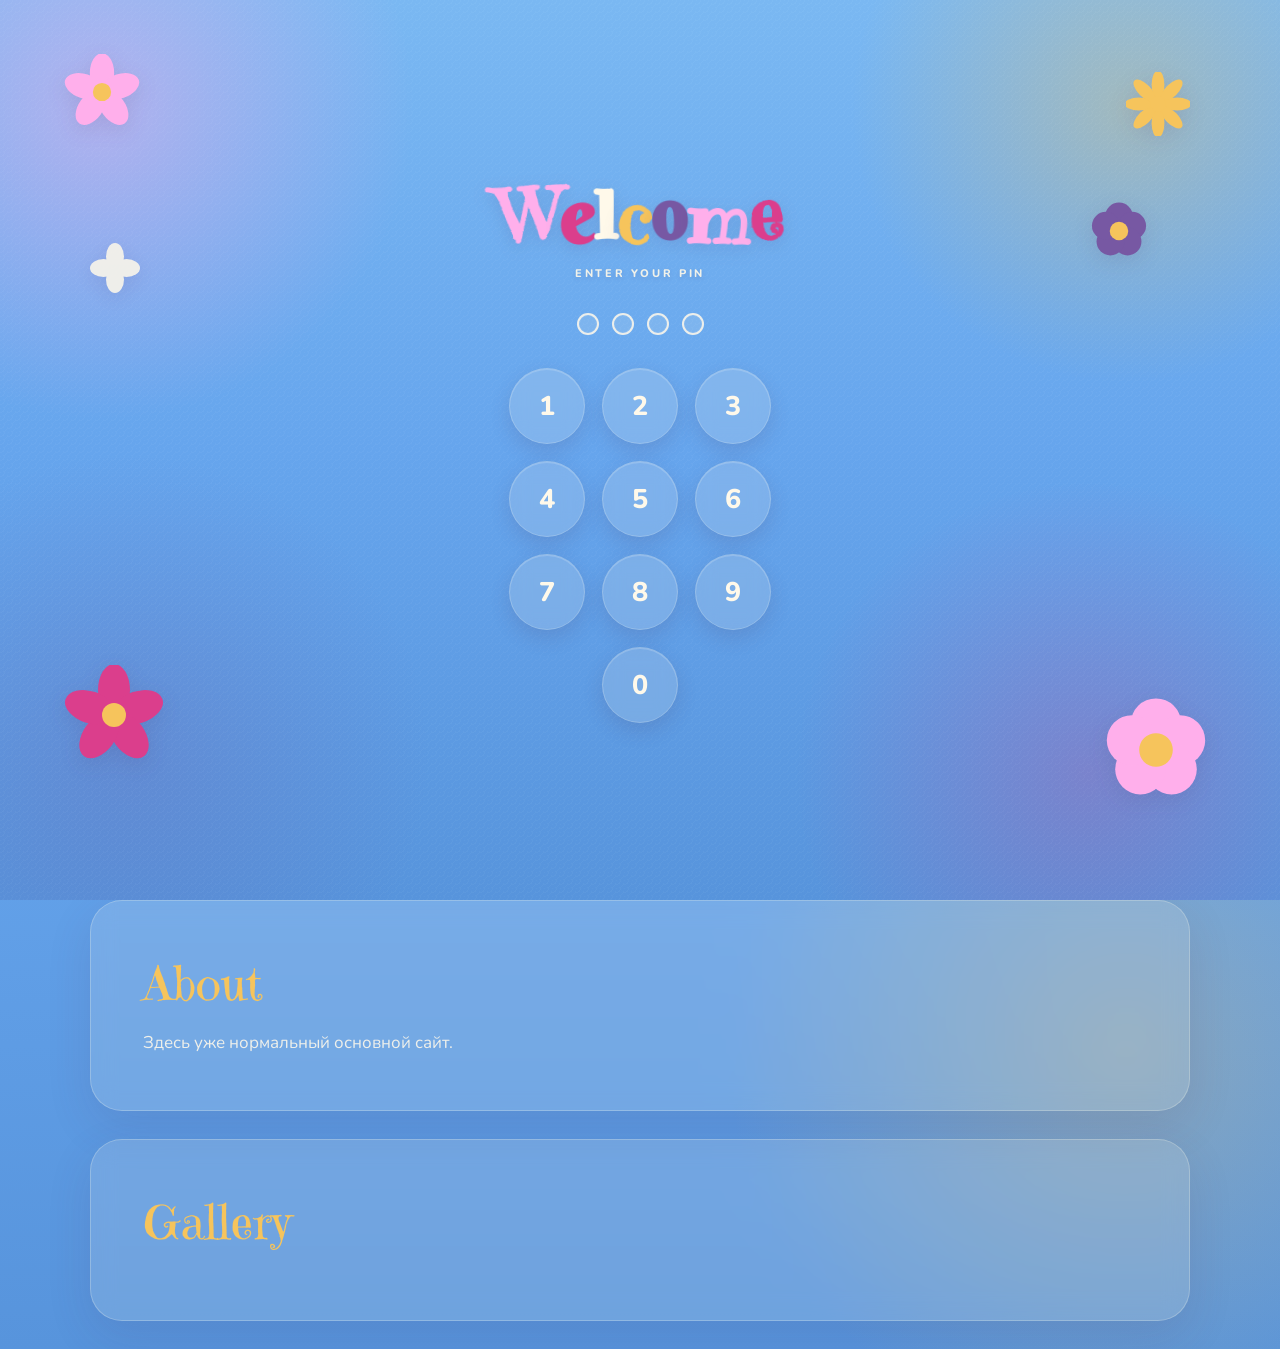
<file: index.html>
<!DOCTYPE html>
<html lang="ru">

<head>
  <meta charset="UTF-8">

  <meta
    name="viewport"
    content="width=device-width, initial-scale=1.0, viewport-fit=cover"
  >

  <meta
    name="theme-color"
    content="#66A5ED"
  >

  <title>Welcome</title>

  <link
    rel="stylesheet"
    href="css/lock.css"
  >

  <link
    rel="stylesheet"
    href="css/main.css"
  >
</head>


<body class="locked">

  <!-- =====================================================
       SVG SPRITE
       ===================================================== -->

  <svg
    aria-hidden="true"
    style="
      position: absolute;
      width: 0;
      height: 0;
      overflow: hidden;
    "
  >

    <symbol
      id="flower-soft"
      viewBox="0 0 100 100"
    >
      <g fill="currentColor">

        <ellipse
          cx="50"
          cy="25"
          rx="16"
          ry="26"
        />

        <ellipse
          cx="50"
          cy="25"
          rx="16"
          ry="26"
          transform="rotate(72 50 50)"
        />

        <ellipse
          cx="50"
          cy="25"
          rx="16"
          ry="26"
          transform="rotate(144 50 50)"
        />

        <ellipse
          cx="50"
          cy="25"
          rx="16"
          ry="26"
          transform="rotate(216 50 50)"
        />

        <ellipse
          cx="50"
          cy="25"
          rx="16"
          ry="26"
          transform="rotate(288 50 50)"
        />

      </g>

      <circle
        cx="50"
        cy="50"
        r="12"
        fill="#F6C45C"
      />
    </symbol>


    <symbol
      id="flower-daisy"
      viewBox="0 0 100 100"
    >

      <g fill="currentColor">

        <ellipse cx="50" cy="20" rx="10" ry="22"/>

        <ellipse
          cx="50"
          cy="20"
          rx="10"
          ry="22"
          transform="rotate(45 50 50)"
        />

        <ellipse
          cx="50"
          cy="20"
          rx="10"
          ry="22"
          transform="rotate(90 50 50)"
        />

        <ellipse
          cx="50"
          cy="20"
          rx="10"
          ry="22"
          transform="rotate(135 50 50)"
        />

        <ellipse
          cx="50"
          cy="20"
          rx="10"
          ry="22"
          transform="rotate(180 50 50)"
        />

        <ellipse
          cx="50"
          cy="20"
          rx="10"
          ry="22"
          transform="rotate(225 50 50)"
        />

        <ellipse
          cx="50"
          cy="20"
          rx="10"
          ry="22"
          transform="rotate(270 50 50)"
        />

        <ellipse
          cx="50"
          cy="20"
          rx="10"
          ry="22"
          transform="rotate(315 50 50)"
        />

      </g>

      <circle
        cx="50"
        cy="50"
        r="12"
        fill="#F6C45C"
      />

    </symbol>


    <symbol
      id="flower-four"
      viewBox="0 0 100 100"
    >

      <g fill="currentColor">

        <ellipse cx="50" cy="27" rx="18" ry="27"/>
        <ellipse cx="73" cy="50" rx="27" ry="18"/>
        <ellipse cx="50" cy="73" rx="18" ry="27"/>
        <ellipse cx="27" cy="50" rx="27" ry="18"/>

      </g>

      <circle
        cx="50"
        cy="50"
        r="11"
        fill="#FFF9EA"
      />

    </symbol>


    <symbol
      id="flower-bloom"
      viewBox="0 0 100 100"
    >

      <g fill="currentColor">

        <circle cx="50" cy="28" r="21"/>
        <circle cx="70" cy="42" r="21"/>
        <circle cx="63" cy="66" r="21"/>
        <circle cx="37" cy="66" r="21"/>
        <circle cx="30" cy="42" r="21"/>

      </g>

      <circle
        cx="50"
        cy="50"
        r="14"
        fill="#F6C45C"
      />

    </symbol>

  </svg>


  <!-- =====================================================
       СЛОЙ 1

       Сюда JS загрузит pages/main.html
       ===================================================== -->

  <main
    id="app"
    class="site-layer"
  ></main>


  <!-- =====================================================
       СЛОЙ 2
       LOCK SCREEN
       ===================================================== -->

  <section
    class="lock-screen"
    id="lockScreen"
  >

    <div class="decor decor-1">
      <svg class="flower-icon">
        <use href="#flower-soft"></use>
      </svg>
    </div>

    <div class="decor decor-2">
      <svg class="flower-icon">
        <use href="#flower-daisy"></use>
      </svg>
    </div>

    <div class="decor decor-3">
      <svg class="flower-icon">
        <use href="#flower-four"></use>
      </svg>
    </div>

    <div class="decor decor-4">
      <svg class="flower-icon">
        <use href="#flower-bloom"></use>
      </svg>
    </div>

    <div class="decor decor-5">
      <svg class="flower-icon">
        <use href="#flower-soft"></use>
      </svg>
    </div>

    <div class="decor decor-6">
      <svg class="flower-icon">
        <use href="#flower-bloom"></use>
      </svg>
    </div>


    <div class="lock-panel">

      <h1
        class="lock-title"
        aria-label="Welcome"
      >

        <span class="letter l1">W</span>
        <span class="letter l2">e</span>
        <span class="letter l3">l</span>
        <span class="letter l4">c</span>
        <span class="letter l5">o</span>
        <span class="letter l6">m</span>
        <span class="letter l7">e</span>

      </h1>


      <p class="lock-subtitle">
        enter your pin
      </p>


      <div
        class="pin-dots"
        id="pinDots"
      >

        <div class="dot"></div>
        <div class="dot"></div>
        <div class="dot"></div>
        <div class="dot"></div>

      </div>


      <div class="pin-pad">

        <button class="pin-btn" data-value="1">1</button>
        <button class="pin-btn" data-value="2">2</button>
        <button class="pin-btn" data-value="3">3</button>

        <button class="pin-btn" data-value="4">4</button>
        <button class="pin-btn" data-value="5">5</button>
        <button class="pin-btn" data-value="6">6</button>

        <button class="pin-btn" data-value="7">7</button>
        <button class="pin-btn" data-value="8">8</button>
        <button class="pin-btn" data-value="9">9</button>

        <button class="pin-btn" data-value="0">0</button>

      </div>

    </div>

  </section>


  <!-- =====================================================
       СЛОЙ 3
       TRANSITION
       ===================================================== -->

  <div
    class="floral-transition"
    id="floralTransition"
  >

    <svg class="transition-flower tf1">
      <use href="#flower-bloom"></use>
    </svg>

    <svg class="transition-flower tf2">
      <use href="#flower-daisy"></use>
    </svg>

    <svg class="transition-flower tf3">
      <use href="#flower-soft"></use>
    </svg>

    <svg class="transition-flower tf4">
      <use href="#flower-bloom"></use>
    </svg>

    <svg class="transition-flower tf5">
      <use href="#flower-four"></use>
    </svg>

    <svg class="transition-flower tf6">
      <use href="#flower-soft"></use>
    </svg>

    <svg class="transition-flower tf7">
      <use href="#flower-daisy"></use>
    </svg>

    <svg class="transition-flower tf8">
      <use href="#flower-four"></use>
    </svg>

  </div>


  <script
    type="module"
    src="js/lock.js"
  ></script>

</body>
</html>
</file>
<file: css/lock.css>
@import url("https://fonts.googleapis.com/css2?family=Berkshire+Swash&family=Emilys+Candy&family=Nunito:wght@500;600;700;800&family=Ribeye&display=swap");

:root {
  --lavender-violet: #7758A3;
  --ruddy-blue: #66A5ED;
  --ruddy-blue-light: #80BAF3;
  --ruddy-blue-dark: #5794DC;

  --honey-gold: #F6C45C;
  --lavender-rose: #FFAFEB;
  --deep-cerise: #DB3E8C;

  --cream: #FFF9EA;
  --cream-soft: rgba(255, 249, 234, 0.78);
  --purple-deep: #49345F;

  --shadow-soft:
    0 16px 45px rgba(73, 52, 95, 0.16);

  --shadow-button:
    0 8px 20px rgba(73, 52, 95, 0.15);

  --ease-out:
    cubic-bezier(0.22, 1, 0.36, 1);
}


/* =========================================================
   GLOBAL
   ========================================================= */

*,
*::before,
*::after {
  box-sizing: border-box;
}

html,
body {
  margin: 0;
  padding: 0;

  width: 100%;
  min-height: 100%;

  font-family: "Nunito", sans-serif;
}

html {
  background: var(--ruddy-blue);
}

body {
  min-height: 100dvh;

  color: var(--cream);

  background:
    linear-gradient(
      180deg,
      var(--ruddy-blue-light) 0%,
      var(--ruddy-blue) 50%,
      var(--ruddy-blue-dark) 100%
    );
}

body.locked {
  overflow: hidden;
}

button {
  font: inherit;
}

.site-layer {
  position: relative;
  z-index: 1;

  min-height: 100dvh;
}


/* =========================================================
   LOCK SCREEN
   ========================================================= */

.lock-screen {
  position: fixed;
  inset: 0;

  z-index: 10;

  display: flex;
  align-items: center;
  justify-content: center;

  padding:
    max(18px, env(safe-area-inset-top))
    max(18px, env(safe-area-inset-right))
    max(18px, env(safe-area-inset-bottom))
    max(18px, env(safe-area-inset-left));

  overflow: hidden;

  isolation: isolate;

  background:
    radial-gradient(
      circle at 8% 12%,
      rgba(255, 175, 235, 0.44),
      transparent 22%
    ),

    radial-gradient(
      circle at 88% 12%,
      rgba(246, 196, 92, 0.34),
      transparent 20%
    ),

    radial-gradient(
      circle at 85% 86%,
      rgba(219, 62, 140, 0.24),
      transparent 22%
    ),

    radial-gradient(
      circle at 10% 84%,
      rgba(119, 88, 163, 0.22),
      transparent 22%
    ),

    linear-gradient(
      180deg,
      #7AB8F2 0%,
      var(--ruddy-blue) 50%,
      var(--ruddy-blue-dark) 100%
    );
}


/* Лёгкая текстура */

.lock-screen::before {
  content: "";

  position: absolute;
  inset: 0;

  z-index: -1;

  pointer-events: none;

  opacity: 0.08;

  background-image:
    repeating-radial-gradient(
      circle at 0 0,
      #ffffff 0,
      #ffffff 1px,
      transparent 1px,
      transparent 4px
    );

  background-size: 8px 8px;

  mix-blend-mode: soft-light;
}


/* =========================================================
   LOCK PANEL
   ========================================================= */

.lock-panel {
  position: relative;

  z-index: 5;

  width: min(440px, 100%);

  padding: 24px 16px;

  text-align: center;
}


/* =========================================================
   TITLE
   ========================================================= */

.lock-title {
  margin: 0;

  display: flex;
  justify-content: center;
  align-items: baseline;

  line-height: 0.95;

  white-space: nowrap;

  user-select: none;
}

.letter {
  display: inline-block;

  margin-inline: -0.005em;

  line-height: 1;

  filter:
    drop-shadow(
      0 5px 8px
      rgba(73, 52, 95, 0.14)
    );
}

.l1,
.l4,
.l7 {
  font-family: "Emilys Candy", serif;
}

.l2,
.l5 {
  font-family: "Berkshire Swash", cursive;
}

.l3,
.l6 {
  font-family: "Ribeye", serif;
}

.l1 {
  font-size: clamp(42px, 11vw, 72px);
  color: var(--lavender-rose);

  transform:
    translateY(-1px)
    rotate(-3deg);
}

.l2 {
  font-size: clamp(46px, 11vw, 76px);
  color: var(--deep-cerise);

  transform:
    translateY(2px)
    rotate(2deg);
}

.l3 {
  font-size: clamp(40px, 10vw, 68px);
  color: var(--cream);

  transform:
    translateY(-3px)
    rotate(-1deg);
}

.l4 {
  font-size: clamp(46px, 11vw, 75px);
  color: var(--honey-gold);

  transform:
    translateY(1px)
    rotate(3deg);
}

.l5 {
  font-size: clamp(43px, 11vw, 72px);
  color: var(--lavender-violet);

  transform:
    translateY(-2px)
    rotate(-2deg);
}

.l6 {
  font-size: clamp(41px, 10vw, 69px);
  color: var(--lavender-rose);

  transform:
    translateY(2px)
    rotate(2deg);
}

.l7 {
  font-size: clamp(45px, 11vw, 74px);
  color: var(--deep-cerise);

  transform:
    translateY(-2px)
    rotate(-2deg);
}


/* =========================================================
   SUBTITLE
   ========================================================= */

.lock-subtitle {
  margin:
    12px
    0
    26px;

  font-size: 11px;
  font-weight: 800;

  letter-spacing: 0.24em;

  text-transform: uppercase;

  color:
    rgba(255, 249, 234, 0.9);

  text-shadow:
    0 2px 5px
    rgba(73, 52, 95, 0.12);
}


/* =========================================================
   PIN DOTS
   ========================================================= */

.pin-dots {
  display: flex;
  justify-content: center;
  align-items: center;

  gap: 13px;

  min-height: 34px;

  margin-bottom: 27px;
}

.dot {
  position: relative;

  width: 22px;
  height: 22px;

  border:
    2px solid
    rgba(255, 249, 234, 0.86);

  border-radius: 50%;

  background:
    rgba(255, 249, 234, 0.12);

  box-shadow:
    inset 0 0 0 1px
    rgba(255, 255, 255, 0.06);

  transition:
    transform 180ms var(--ease-out),
    background-color 180ms ease,
    border-color 180ms ease;
}

.dot::before,
.dot::after {
  content: "";

  position: absolute;

  top: 50%;
  left: 50%;

  width: 7px;
  height: 13px;

  border-radius: 999px;

  background: currentColor;

  opacity: 0;

  transition:
    opacity 150ms ease,
    transform 220ms var(--ease-out);
}

.dot::before {
  transform:
    translate(-50%, -50%)
    rotate(0deg)
    scale(0);
}

.dot::after {
  transform:
    translate(-50%, -50%)
    rotate(90deg)
    scale(0);
}

.dot.filled {
  border-color:
    rgba(255, 249, 234, 0.96);

  background:
    rgba(255, 249, 234, 0.2);

  transform:
    translateY(-2px)
    scale(1.05);
}

.dot.filled::before,
.dot.filled::after {
  opacity: 1;
}

.dot.filled::before {
  transform:
    translate(-50%, -50%)
    rotate(0deg)
    scale(1);
}

.dot.filled::after {
  transform:
    translate(-50%, -50%)
    rotate(90deg)
    scale(1);
}

.dot:nth-child(1) {
  color: var(--honey-gold);
}

.dot:nth-child(2) {
  color: var(--lavender-rose);
}

.dot:nth-child(3) {
  color: var(--deep-cerise);
}

.dot:nth-child(4) {
  color: var(--lavender-violet);
}


/* =========================================================
   PIN PAD
   ========================================================= */

.pin-pad {
  display: grid;

  grid-template-columns:
    repeat(3, 72px);

  justify-content: center;

  gap: 15px;
}

.pin-pad .pin-btn:last-child {
  grid-column: 2;
}

.pin-btn {
  position: relative;

  width: 72px;
  height: 72px;

  padding: 0;

  display: grid;
  place-items: center;

  border:
    1px solid
    rgba(255, 249, 234, 0.2);

  border-radius: 50%;

  background:
    rgba(255, 249, 234, 0.16);

  backdrop-filter:
    blur(10px);

  -webkit-backdrop-filter:
    blur(10px);

  box-shadow:
    var(--shadow-button),
    inset 0 1px 0
    rgba(255, 255, 255, 0.18);

  color: var(--cream);

  font-family: "Nunito", sans-serif;
  font-size: 27px;
  font-weight: 800;

  font-variant-numeric:
    tabular-nums;

  cursor: pointer;

  user-select: none;

  touch-action: manipulation;

  -webkit-tap-highlight-color:
    transparent;

  transition:
    transform 110ms var(--ease-out),
    background-color 160ms ease,
    color 160ms ease,
    border-color 160ms ease,
    box-shadow 160ms ease;
}

.pin-btn:hover {
  background:
    rgba(255, 249, 234, 0.26);

  border-color:
    rgba(255, 249, 234, 0.34);

  box-shadow:
    0 11px 24px
    rgba(73, 52, 95, 0.2),
    inset 0 1px 0
    rgba(255, 255, 255, 0.2);
}

.pin-btn:active {
  transform:
    translateY(2px)
    scale(0.88);

  background:
    var(--honey-gold);

  border-color:
    var(--honey-gold);

  color:
    var(--purple-deep);

  box-shadow:
    0 4px 10px
    rgba(73, 52, 95, 0.12);
}

.pin-btn:focus-visible {
  outline:
    3px solid
    rgba(255, 249, 234, 0.9);

  outline-offset: 4px;
}


/* =========================================================
   WRONG PIN
   ========================================================= */

.lock-screen.wrong-pin .pin-dots {
  animation:
    pin-shake
    420ms
    ease;
}

.lock-screen.wrong-pin .dot {
  border-color:
    rgba(219, 62, 140, 0.9);

  background:
    rgba(219, 62, 140, 0.2);

  color:
    var(--deep-cerise);
}

@keyframes pin-shake {
  0%,
  100% {
    transform: translateX(0);
  }

  20% {
    transform: translateX(-10px);
  }

  40% {
    transform: translateX(10px);
  }

  60% {
    transform: translateX(-6px);
  }

  80% {
    transform: translateX(6px);
  }
}


/* =========================================================
   SVG DECOR
   ========================================================= */

.decor {
  position: absolute;

  z-index: 1;

  pointer-events: none;

  user-select: none;

  color: var(--lavender-rose);

  filter:
    drop-shadow(
      0 6px 10px
      rgba(73, 52, 95, 0.12)
    );

  animation:
    flower-float
    5.5s
    ease-in-out
    infinite;
}

.flower-icon {
  display: block;

  width: 100%;
  height: 100%;

  overflow: visible;
}

.decor-1 {
  top: 6%;
  left: 5%;

  width:
    clamp(42px, 7vw, 76px);

  aspect-ratio: 1;

  color:
    var(--lavender-rose);

  animation-delay: 0s;
}

.decor-2 {
  top: 8%;
  right: 7%;

  width:
    clamp(34px, 6vw, 64px);

  aspect-ratio: 1;

  color:
    var(--honey-gold);

  animation-delay: -1.2s;
}

.decor-3 {
  top: 27%;
  left: 7%;

  width:
    clamp(27px, 5vw, 50px);

  aspect-ratio: 1;

  color:
    var(--cream);

  opacity: 0.86;

  animation-delay: -2.4s;
}

.decor-4 {
  top: 22%;
  right: 10%;

  width:
    clamp(36px, 6vw, 66px);

  aspect-ratio: 1;

  color:
    var(--lavender-violet);

  animation-delay: -0.7s;
}

.decor-5 {
  bottom: 15%;
  left: 5%;

  width:
    clamp(54px, 9vw, 100px);

  aspect-ratio: 1;

  color:
    var(--deep-cerise);

  animation-delay: -1.8s;
}

.decor-6 {
  bottom: 10%;
  right: 5%;

  width:
    clamp(65px, 11vw, 120px);

  aspect-ratio: 1;

  color:
    var(--lavender-rose);

  animation-delay: -3s;
}

.decor-7 {
  bottom: 6%;
  left: 22%;

  width:
    clamp(28px, 5vw, 52px);

  aspect-ratio: 1;

  color:
    var(--honey-gold);

  animation-delay: -4s;
}

.decor-8 {
  top: 44%;
  right: 5%;

  width:
    clamp(25px, 4.5vw, 48px);

  aspect-ratio: 1;

  color:
    var(--cream);

  opacity: 0.85;

  animation-delay: -2.1s;
}

.decor-9 {
  top: 60%;
  left: 4%;

  width:
    clamp(31px, 5vw, 58px);

  aspect-ratio: 1;

  color:
    var(--lavender-rose);

  animation-delay: -3.4s;
}

.decor-10 {
  top: 62%;
  right: 18%;

  width:
    clamp(23px, 4vw, 42px);

  aspect-ratio: 1;

  color:
    var(--honey-gold);

  animation-delay: -1s;
}

@keyframes flower-float {
  0%,
  100% {
    translate: 0 0;
    rotate: -2deg;
  }

  50% {
    translate: 0 -9px;
    rotate: 4deg;
  }
}


/* =========================================================
   FLORAL TRANSITION
   ========================================================= */

.floral-transition {
  position: fixed;
  inset: 0;

  z-index: 100;

  overflow: hidden;

  pointer-events: none;

  opacity: 1;

  clip-path:
    circle(
      0
      at 50% 50%
    );

  background:
    radial-gradient(
      circle at 16% 18%,
      rgba(255, 175, 235, 0.68),
      transparent 22%
    ),

    radial-gradient(
      circle at 84% 16%,
      rgba(246, 196, 92, 0.64),
      transparent 24%
    ),

    radial-gradient(
      circle at 85% 82%,
      rgba(219, 62, 140, 0.54),
      transparent 26%
    ),

    radial-gradient(
      circle at 15% 84%,
      rgba(119, 88, 163, 0.5),
      transparent 25%
    ),

    linear-gradient(
      180deg,
      #82BCF4 0%,
      var(--ruddy-blue) 48%,
      #5793DB 100%
    );

  will-change:
    clip-path,
    opacity;

  transition:
    clip-path
    1.35s
    var(--ease-out),

    opacity
    700ms
    ease;
}

.floral-transition.grow {
  clip-path:
    circle(
      150vmax
      at 50% 50%
    );
}

.floral-transition.fade-away {
  opacity: 0;
}


/* =========================================================
   TRANSITION FLOWERS
   ========================================================= */

.transition-flower {
  position: absolute;

  display: block;

  width:
    clamp(
      70px,
      12vw,
      190px
    );

  height: auto;

  aspect-ratio: 1;

  overflow: visible;

  opacity: 0.95;

  color:
    var(--lavender-rose);

  transform:
    scale(0.2)
    rotate(0deg);

  filter:
    drop-shadow(
      0 12px 18px
      rgba(73, 52, 95, 0.18)
    );

  will-change:
    transform,
    opacity;

  transition:
    transform
    1.25s
    var(--ease-out),

    opacity
    600ms
    ease;
}

.tf1 {
  top: 2%;
  left: 2%;

  width:
    clamp(
      110px,
      20vw,
      300px
    );

  color:
    var(--lavender-rose);
}

.tf2 {
  top: 2%;
  right: 2%;

  width:
    clamp(
      90px,
      17vw,
      250px
    );

  color:
    var(--honey-gold);
}

.tf3 {
  bottom: 1%;
  left: 1%;

  width:
    clamp(
      130px,
      23vw,
      340px
    );

  color:
    var(--deep-cerise);
}

.tf4 {
  right: 0;
  bottom: 0;

  width:
    clamp(
      140px,
      25vw,
      370px
    );

  color:
    var(--lavender-violet);
}

.tf5 {
  top: 32%;
  left: 14%;

  width:
    clamp(
      65px,
      10vw,
      150px
    );

  color:
    var(--cream);
}

.tf6 {
  top: 27%;
  right: 13%;

  width:
    clamp(
      80px,
      12vw,
      180px
    );

  color:
    var(--lavender-rose);
}

.tf7 {
  bottom: 27%;
  left: 21%;

  width:
    clamp(
      75px,
      11vw,
      170px
    );

  color:
    var(--honey-gold);
}

.tf8 {
  right: 21%;
  bottom: 29%;

  width:
    clamp(
      65px,
      10vw,
      160px
    );

  color:
    var(--cream);
}

.floral-transition.grow .tf1 {
  transform:
    scale(1.55)
    rotate(18deg);
}

.floral-transition.grow .tf2 {
  transform:
    scale(1.7)
    rotate(-20deg);
}

.floral-transition.grow .tf3 {
  transform:
    scale(1.75)
    rotate(-15deg);
}

.floral-transition.grow .tf4 {
  transform:
    scale(1.7)
    rotate(22deg);
}

.floral-transition.grow .tf5 {
  transform:
    scale(1.4)
    rotate(-25deg);
}

.floral-transition.grow .tf6 {
  transform:
    scale(1.55)
    rotate(25deg);
}

.floral-transition.grow .tf7 {
  transform:
    scale(1.45)
    rotate(18deg);
}

.floral-transition.grow .tf8 {
  transform:
    scale(1.5)
    rotate(-20deg);
}


/* =========================================================
   MOBILE
   ========================================================= */

@media (max-width: 600px) {
  .lock-panel {
    padding:
      18px 8px;
  }

  .lock-subtitle {
    margin-bottom:
      23px;
  }

  .pin-dots {
    margin-bottom:
      24px;
  }

  .pin-pad {
    grid-template-columns:
      repeat(3, 66px);

    gap:
      13px;
  }

  .pin-btn {
    width:
      66px;

    height:
      66px;

    font-size:
      25px;
  }

  .decor-3,
  .decor-8,
  .decor-10 {
    opacity:
      0.65;
  }
}

@media (max-width: 360px) {
  .pin-pad {
    grid-template-columns:
      repeat(3, 61px);

    gap:
      11px;
  }

  .pin-btn {
    width:
      61px;

    height:
      61px;

    font-size:
      23px;
  }

  .pin-dots {
    margin-bottom:
      20px;
  }

  .lock-subtitle {
    margin-bottom:
      20px;
  }
}


/* =========================================================
   DESKTOP
   ========================================================= */

@media (min-width: 1200px) {
  .lock-panel {
    width:
      480px;
  }

  .pin-pad {
    grid-template-columns:
      repeat(3, 76px);

    gap:
      17px;
  }

  .pin-btn {
    width:
      76px;

    height:
      76px;
  }
}


/* =========================================================
   ACCESSIBILITY
   ========================================================= */

@media (prefers-reduced-motion: reduce) {
  .decor {
    animation: none;
  }

  .pin-btn,
  .dot,
  .transition-flower,
  .floral-transition {
    transition-duration:
      1ms !important;
  }

  .lock-screen.wrong-pin .pin-dots {
    animation-duration:
      1ms;
  }
}
</file>
<file: css/main.css>
/* =========================================================
   MAIN SITE

   Тут только основной сайт.
   PIN и floral transition сюда не лезут.
   ========================================================= */

.home {
  min-height: 100dvh;

  display: flex;
  flex-direction: column;

  color: #FFF9EA;

  background:
    radial-gradient(
      circle at 12% 18%,
      rgba(255, 175, 235, 0.33),
      transparent 24%
    ),

    radial-gradient(
      circle at 88% 78%,
      rgba(246, 196, 92, 0.28),
      transparent 26%
    ),

    linear-gradient(
      180deg,
      #7BB7F1 0%,
      #66A5ED 52%,
      #5794DC 100%
    );
}


/* =========================================================
   HERO
   ========================================================= */

.hero {
  min-height: 100dvh;

  display: flex;
  flex-direction: column;
  align-items: center;
  justify-content: center;

  padding:
    32px 24px;

  text-align: center;
}

.hero h1 {
  margin: 0;

  font-family:
    "Berkshire Swash",
    cursive;

  font-size:
    clamp(
      40px,
      8vw,
      80px
    );

  font-weight: 400;

  line-height: 1;

  color:
    #FFF9EA;

  text-shadow:
    0 6px 18px
    rgba(73, 52, 95, 0.18);
}

.hero p {
  margin:
    16px 0 0;

  max-width:
    620px;

  font-size:
    clamp(
      16px,
      2.5vw,
      20px
    );

  font-weight:
    700;

  line-height:
    1.6;

  color:
    rgba(255, 249, 234, 0.82);
}


/* =========================================================
   GENERIC SECTIONS
   ========================================================= */

.about,
.gallery {
  width:
    min(
      1100px,
      calc(100% - 40px)
    );

  margin:
    0 auto 28px;

  padding:
    clamp(
      26px,
      5vw,
      52px
    );

  border:
    1px solid
    rgba(255, 249, 234, 0.24);

  border-radius:
    32px;

  background:
    rgba(255, 249, 234, 0.14);

  backdrop-filter:
    blur(12px);

  -webkit-backdrop-filter:
    blur(12px);

  box-shadow:
    0 16px 45px
    rgba(73, 52, 95, 0.12);
}

.about h2,
.gallery h2 {
  margin:
    0 0 16px;

  font-family:
    "Emilys Candy",
    serif;

  font-size:
    clamp(
      30px,
      5vw,
      48px
    );

  font-weight:
    400;

  color:
    #F6C45C;
}

.about p,
.gallery p {
  margin: 0;

  font-size:
    17px;

  line-height:
    1.7;

  color:
    rgba(255, 249, 234, 0.88);
}


/* =========================================================
   MOBILE
   ========================================================= */

@media (max-width: 600px) {
  .hero {
    padding:
      24px 18px;
  }

  .about,
  .gallery {
    width:
      calc(100% - 24px);

    border-radius:
      24px;
  }
}
</file>
